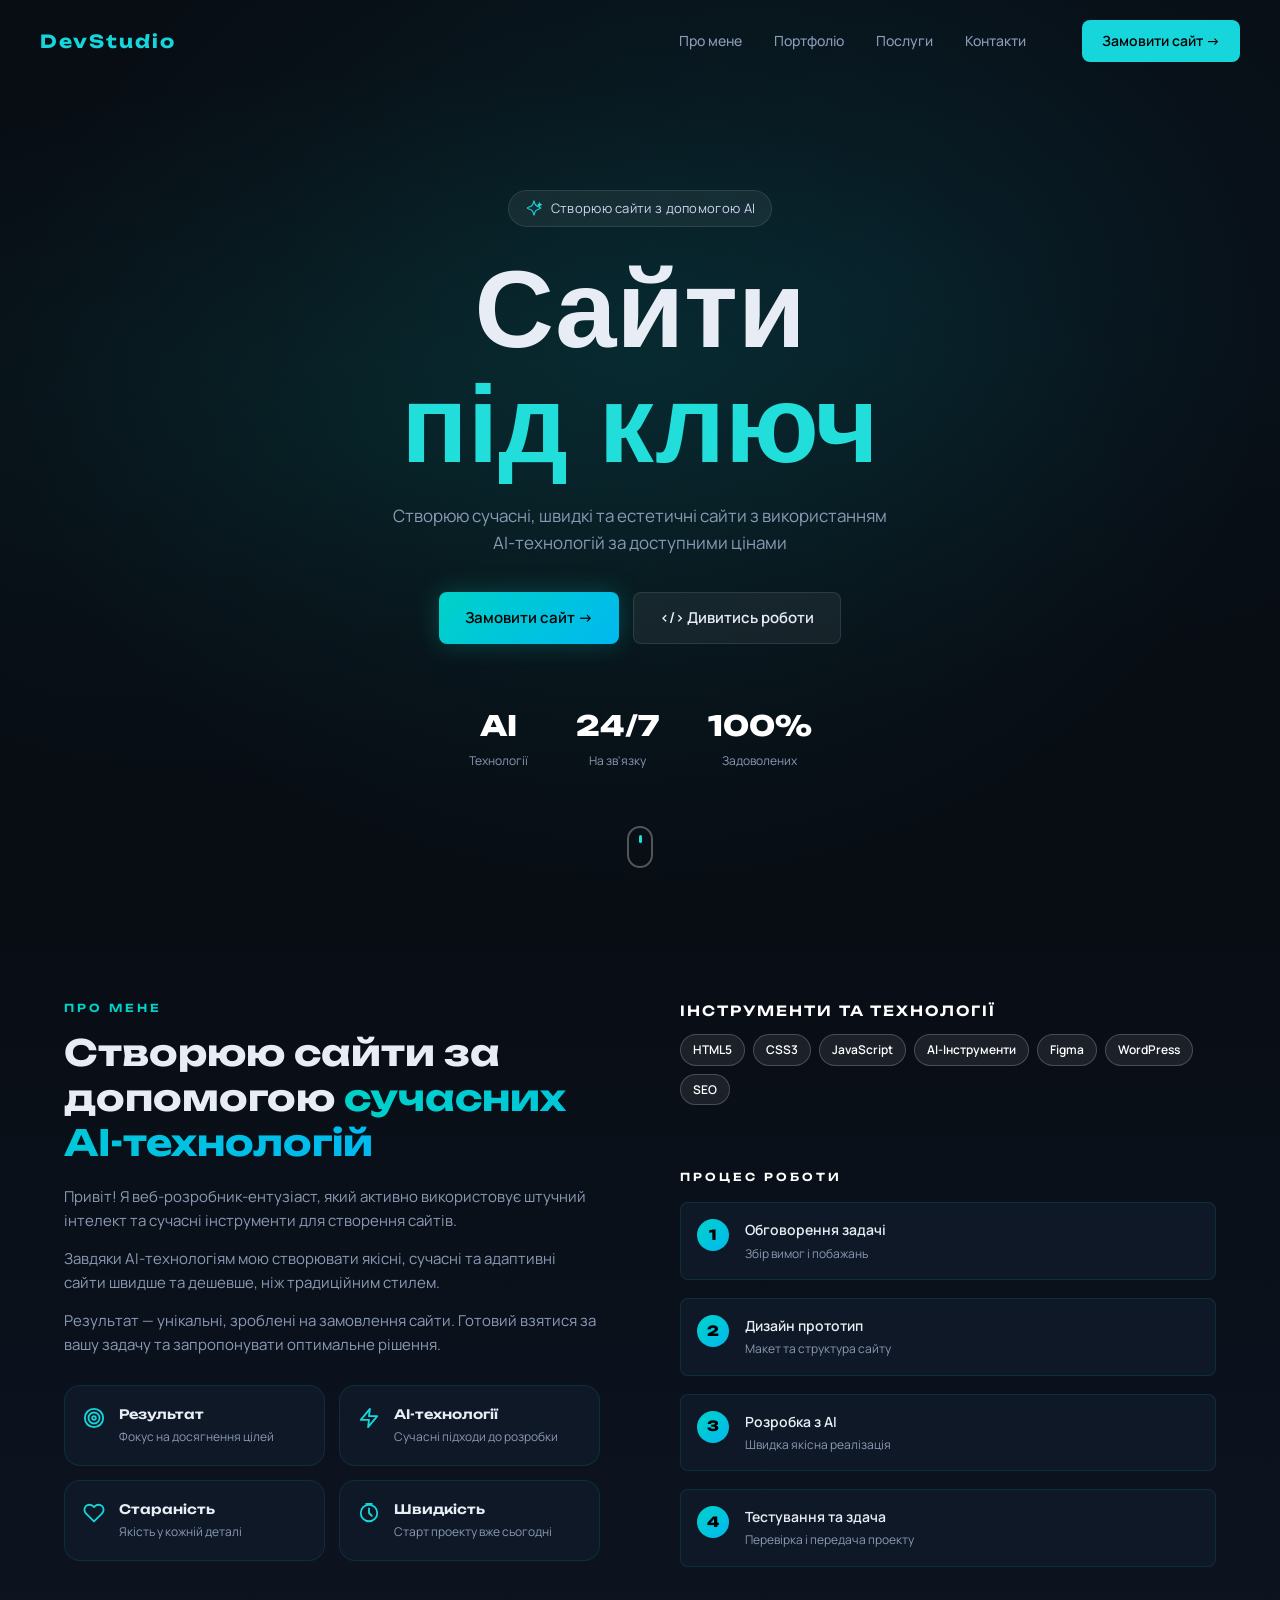
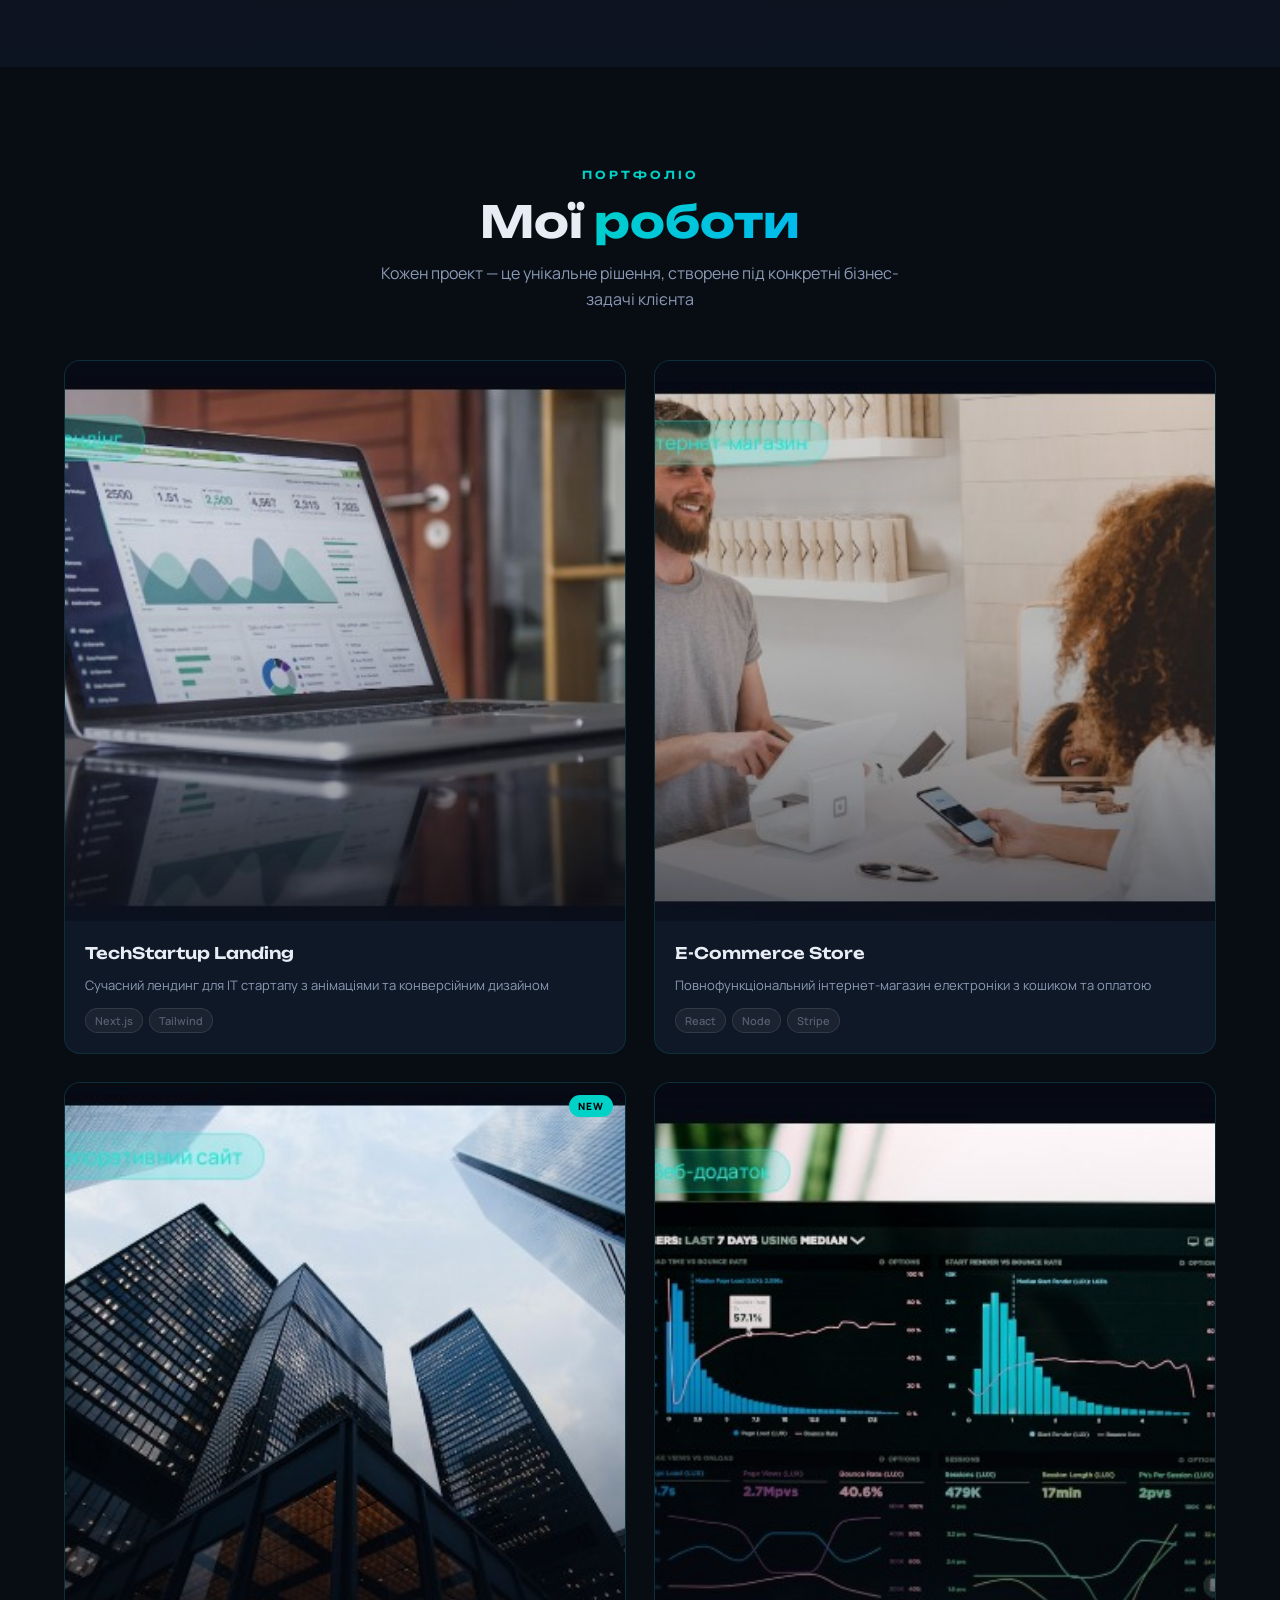
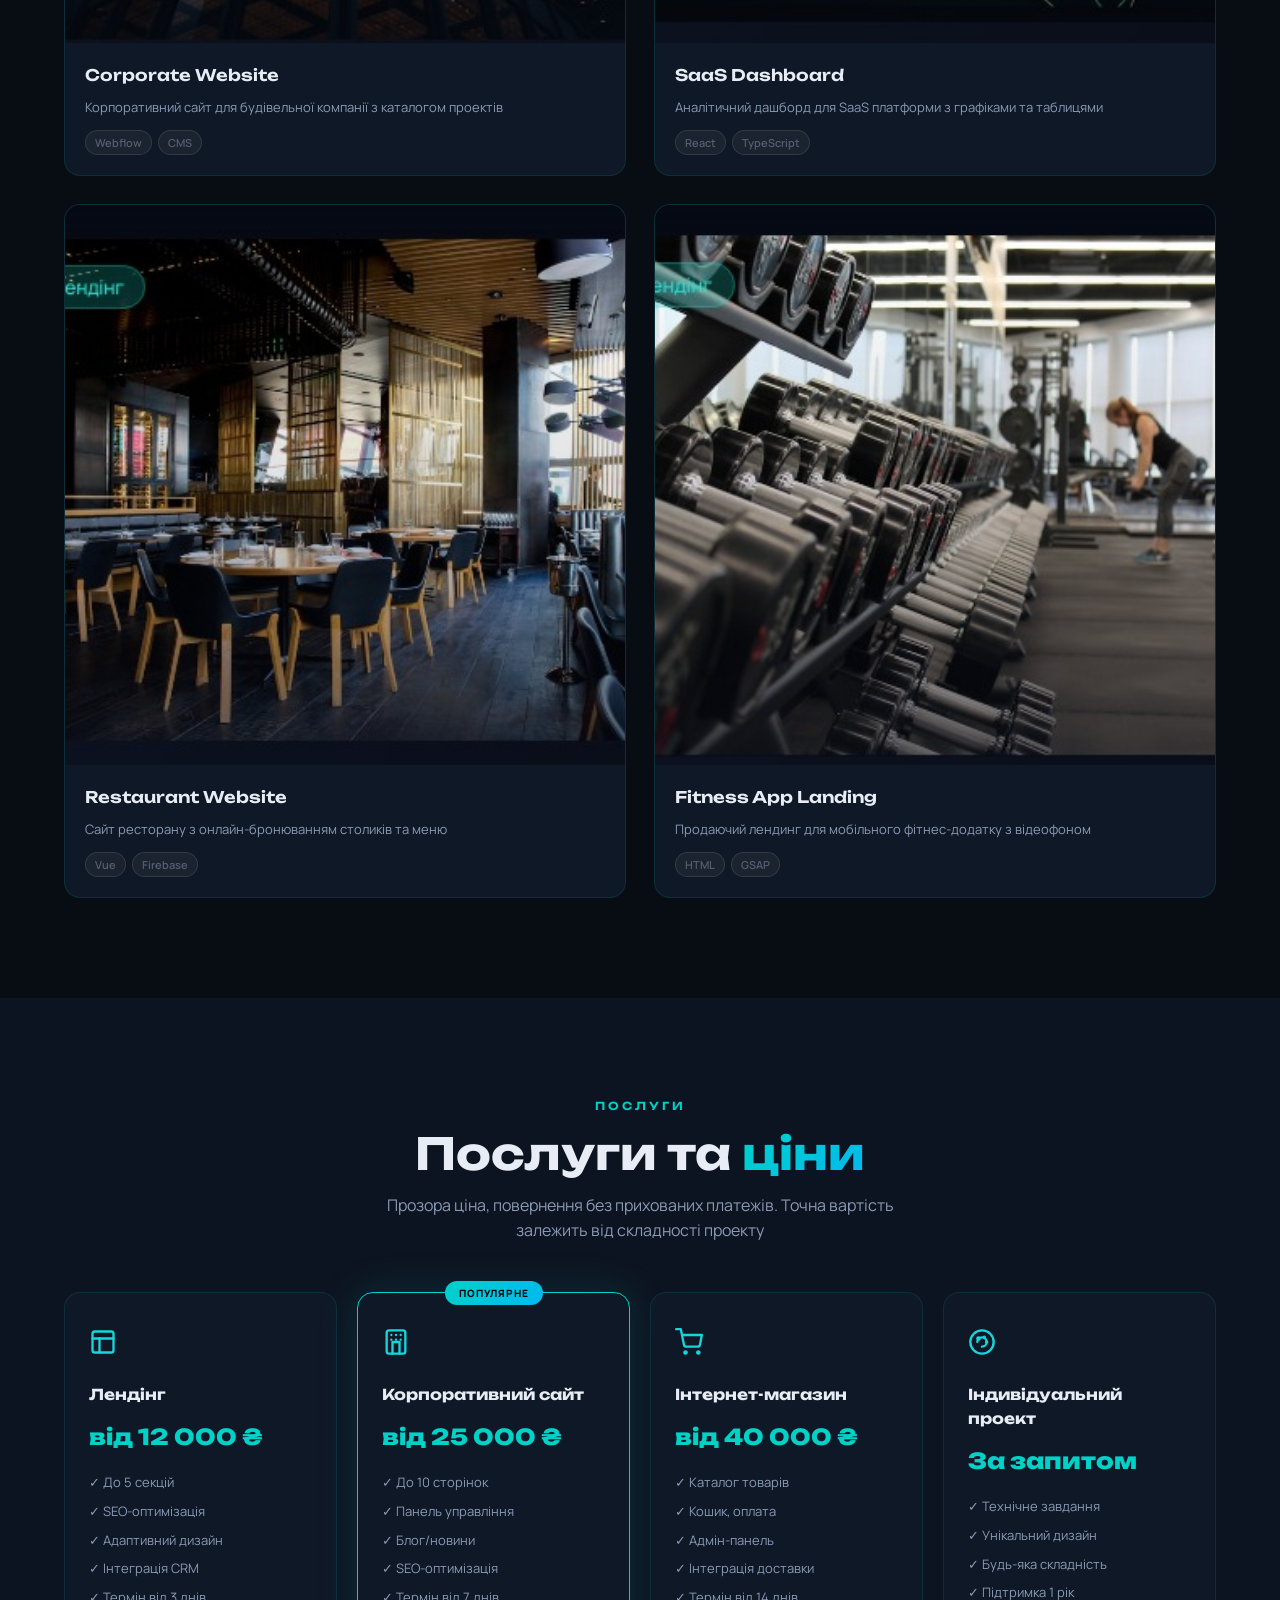
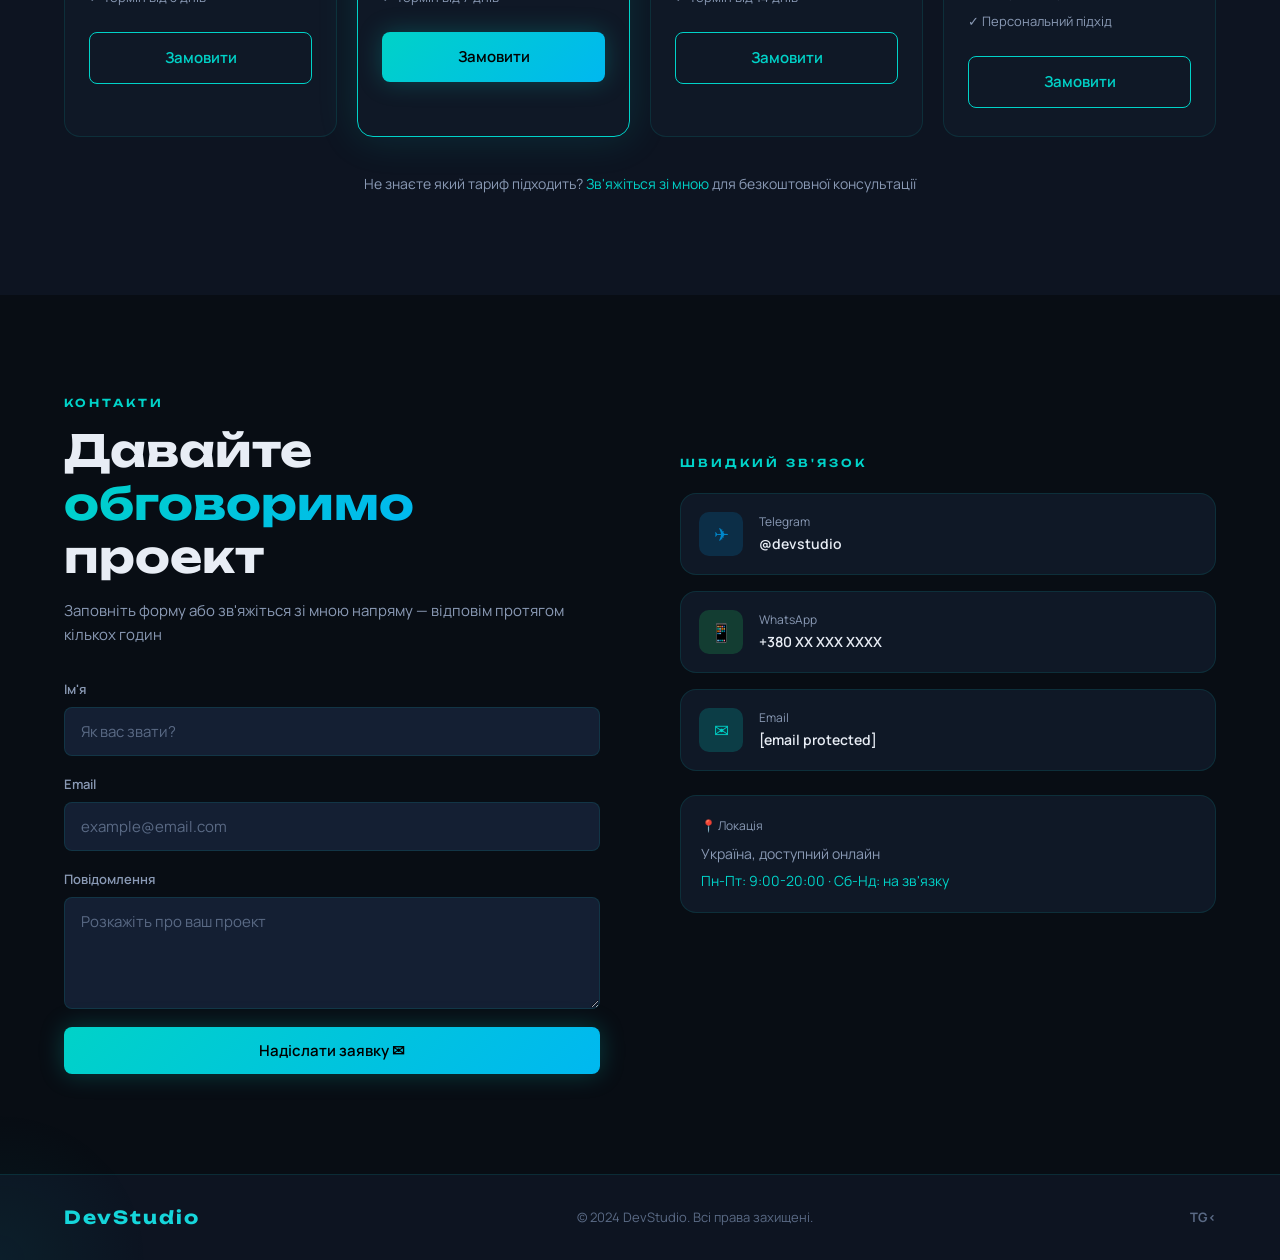
<file: index.html>
<!DOCTYPE html>
<html lang="uk">
<head>
  <meta charset="UTF-8" />
  <meta name="viewport" content="width=device-width, initial-scale=1.0"/>
  <title>DevStudio — Сайти під ключ</title>
  <link rel="stylesheet" href="style.css"/>
  <link href="https://fonts.googleapis.com/css2?family=Unbounded:wght@400;600;700;900&family=Manrope:wght@300;400;500;600&display=swap" rel="stylesheet"/>
</head>
<body>

<!-- NAV -->
<nav class="nav" id="nav">
  <div class="nav__logo">DevStudio</div>
  <ul class="nav__links">
    <li><a href="#about">Про мене</a></li>
    <li><a href="#portfolio">Портфоліо</a></li>
    <li><a href="#services">Послуги</a></li>
    <li><a href="#contact">Контакти</a></li>
  </ul>
  <a href="#contact" class="btn btn--outline nav__cta">Замовити сайт →</a>
  <button class="nav__burger" id="burger">
    <span></span><span></span><span></span>
  </button>
</nav>

<!-- HERO -->
<section class="hero" id="hero">
  <div class="hero__bg">
    <div class="hero__overlay"></div>
  </div>
  <div class="hero__content">
    <p class="hero__badge">
  <svg class="hero__badge-icon" width="18" height="18" viewBox="0 0 24 24" fill="none" xmlns="http://www.w3.org/2000/svg">
    <path d="M12 2C12 2 12.8 6.5 14.5 8.5C16.2 10.5 21 11 21 12C21 13 16.2 13.5 14.5 15.5C12.8 17.5 12 22 12 22C12 22 11.2 17.5 9.5 15.5C7.8 13.5 3 13 3 12C3 11 7.8 10.5 9.5 8.5C11.2 6.5 12 2 12 2Z" stroke="#16d6db" stroke-width="1.5" fill="none"/>
    <path d="M19 3C19 3 19.4 4.8 20.2 5.8C21 6.8 23 7 23 8C23 8 21 8.2 20.2 9.2C19.4 10.2 19 12 19 12C19 12 18.6 10.2 17.8 9.2C17 8.2 15 8 15 8C15 8 17 7.8 17.8 6.8C18.6 5.8 19 4 19 3Z" fill="#16d6db"/>
  </svg>
  Створюю сайти з допомогою AI
</p>
    <h1 class="hero__title">
      Сайти<br/>
      <span class="accent-text">під ключ</span>
    </h1>
    <p class="hero__sub">Створюю сучасні, швидкі та естетичні сайти з використанням AI-технологій за доступними цінами</p>
    <div class="hero__btns">
      <a href="#contact" class="btn btn--primary">Замовити сайт →</a>
      <a href="#portfolio" class="btn btn--ghost">&lt;/&gt; Дивитись роботи</a>
    </div>
    <div class="hero__stats">
      <div class="stat">
        <span class="stat__val">AI</span>
        <span class="stat__label">Технології</span>
      </div>
      <div class="stat">
        <span class="stat__val">24/7</span>
        <span class="stat__label">На зв'язку</span>
      </div>
      <div class="stat">
        <span class="stat__val">100%</span>
        <span class="stat__label">Задоволених</span>
      </div>
    </div>
  </div>
  <div class="hero__scroll">
    <div class="mouse">
      <div class="mouse__wheel"></div>
    </div>
  </div>
</section>

<!-- ABOUT -->
<section class="about section" id="about">
  <div class="container about__grid">
    <div class="about__left">
      <p class="section-label">Про мене</p>
      <h2>Створюю сайти за допомогою <span class="gradient-text">сучасних AI-технологій</span></h2>
      <p class="about__text">Привіт! Я веб-розробник-ентузіаст, який активно використовує штучний інтелект та сучасні інструменти для створення сайтів.</p>
      <p class="about__text">Завдяки AI-технологіям мою створювати якісні, сучасні та адаптивні сайти швидше та дешевше, ніж традиційним стилем.</p>
      <p class="about__text">Результат — унікальні, зроблені на замовлення сайти. Готовий взятися за вашу задачу та запропонувати оптимальне рішення.</p>
      <div class="about__cards">
        <div class="about-card">
          <div class="about-card__icon"><svg width="22" height="22" viewBox="0 0 24 24" fill="none" stroke="#16d6db" stroke-width="2" stroke-linecap="round" stroke-linejoin="round"><circle cx="12" cy="12" r="10"/><circle cx="12" cy="12" r="6"/><circle cx="12" cy="12" r="2"/></svg></div>
          <div>
            <h4>Результат</h4>
            <p>Фокус на досягнення цілей</p>
          </div>
        </div>
        <div class="about-card">
          <div class="about-card__icon"><svg width="22" height="22" viewBox="0 0 24 24" fill="none" stroke="#16d6db" stroke-width="2" stroke-linecap="round" stroke-linejoin="round"><path d="M13 2L3 14h9l-1 8 10-12h-9l1-8z"/></svg></div>
          <div>
            <h4>AI-технології</h4>
            <p>Сучасні підходи до розробки</p>
          </div>
        </div>
        <div class="about-card">
          <div class="about-card__icon"><svg width="22" height="22" viewBox="0 0 24 24" fill="none" stroke="#16d6db" stroke-width="2" stroke-linecap="round" stroke-linejoin="round"><path d="M20.84 4.61a5.5 5.5 0 0 0-7.78 0L12 5.67l-1.06-1.06a5.5 5.5 0 0 0-7.78 7.78l1.06 1.06L12 21.23l7.78-7.78 1.06-1.06a5.5 5.5 0 0 0 0-7.78z"></path></svg></div>
          <div>
            <h4>Стараність</h4>
            <p>Якість у кожній деталі</p>
          </div>
        </div>
        <div class="about-card">
          <div class="about-card__icon"><svg width="22" height="22" viewBox="0 0 24 24" fill="none" stroke="#16d6db" stroke-width="2" stroke-linecap="round" stroke-linejoin="round"><circle cx="12" cy="12" r="9"/><polyline points="12 7 12 12 15 15"/><path d="M9 2h6"/></svg></div>
          <div>
            <h4>Швидкість</h4>
            <p>Старт проекту вже сьогодні</p>
          </div>
        </div>
      </div>
    </div>
    <div class="about__right">
      <p class="section-label section-label--white section-label--tools">Інструменти та технології</p>
      <div class="tech__stack">
        <div class="tech__tags">
          <span class="tag tag--white">HTML5</span>
          <span class="tag tag--white">CSS3</span>
          <span class="tag tag--white">JavaScript</span>
          <span class="tag tag--white">AI-Інструменти</span>
          <span class="tag tag--white">Figma</span>
          <span class="tag tag--white">WordPress</span>
          <span class="tag tag--white">SEO</span>
        </div>
      </div>
      <div class="process">
        <p class="section-label section-label--white section-label--mt">Процес роботи</p>
        <div class="process__steps">
          <div class="process__step">
            <span class="step-num">1</span>
            <div>
              <h4>Обговорення задачі</h4>
              <p>Збір вимог і побажань</p>
            </div>
          </div>
          <div class="process__step">
            <span class="step-num">2</span>
            <div>
              <h4>Дизайн прототип</h4>
              <p>Макет та структура сайту</p>
            </div>
          </div>
          <div class="process__step">
            <span class="step-num">3</span>
            <div>
              <h4>Розробка з AI</h4>
              <p>Швидка якісна реалізація</p>
            </div>
          </div>
          <div class="process__step">
            <span class="step-num">4</span>
            <div>
              <h4>Тестування та здача</h4>
              <p>Перевірка і передача проекту</p>
            </div>
          </div>
        </div>
      </div>
    </div>
  </div>
</section>

<!-- PORTFOLIO -->
<section class="portfolio section" id="portfolio">
  <div class="container">
    <p class="section-label centered">Портфоліо</p>
    <h2 class="section-title centered">Мої <span class="gradient-text">роботи</span></h2>
    <p class="section-sub centered">Кожен проект — це унікальне рішення, створене під конкретні бізнес-задачі клієнта</p>

    <div class="portfolio__grid">
      <div class="portfolio__item" data-cat="landing">
        <div class="portfolio__img-wrap">
          <img src="photos/tech-startup.jpg" alt="TechStartup Landing"/>
          <div class="portfolio__overlay">
            
          </div>
        </div>
        <div class="portfolio__info">
          <h3>TechStartup Landing</h3>
          <p>Сучасний лендинг для IT стартапу з анімаціями та конверсійним дизайном</p>
          <div class="portfolio__tags">
            <span class="tag tag--sm">Next.js</span>
            <span class="tag tag--sm">Tailwind</span>
          </div>
        </div>
      </div>

      <div class="portfolio__item" data-cat="shop">
        <div class="portfolio__img-wrap">
          <img src="photos/ecommerce.jpg" alt="E-Commerce Store"/>
          <div class="portfolio__overlay">
            
          </div>
        </div>
        <div class="portfolio__info">
          <h3>E-Commerce Store</h3>
          <p>Повнофункціональний інтернет-магазин електроніки з кошиком та оплатою</p>
          <div class="portfolio__tags">
            <span class="tag tag--sm">React</span>
            <span class="tag tag--sm">Node</span>
            <span class="tag tag--sm">Stripe</span>
          </div>
        </div>
      </div>

      <div class="portfolio__item" data-cat="corp">
        <div class="portfolio__img-wrap portfolio__img-wrap--new">
          <span class="badge-new">New</span>
          <img src="photos/corporate.jpg" alt="Corporate Website"/>
          <div class="portfolio__overlay">
            
          </div>
        </div>
        <div class="portfolio__info">
          <h3>Corporate Website</h3>
          <p>Корпоративний сайт для будівельної компанії з каталогом проектів</p>
          <div class="portfolio__tags">
            <span class="tag tag--sm">Webflow</span>
            <span class="tag tag--sm">CMS</span>
          </div>
        </div>
      </div>

      <div class="portfolio__item" data-cat="saas">
        <div class="portfolio__img-wrap">
          <img src="photos/saas-dashboard.jpg" alt="SaaS Dashboard"/>
          <div class="portfolio__overlay">
            
          </div>
        </div>
        <div class="portfolio__info">
          <h3>SaaS Dashboard</h3>
          <p>Аналітичний дашборд для SaaS платформи з графіками та таблицями</p>
          <div class="portfolio__tags">
            <span class="tag tag--sm">React</span>
            <span class="tag tag--sm">TypeScript</span>
          </div>
        </div>
      </div>

      <div class="portfolio__item" data-cat="landing">
        <div class="portfolio__img-wrap">
          <img src="photos/restaurant.jpg" alt="Restaurant Website"/>
          <div class="portfolio__overlay">
            
          </div>
        </div>
        <div class="portfolio__info">
          <h3>Restaurant Website</h3>
          <p>Сайт ресторану з онлайн-бронюванням столиків та меню</p>
          <div class="portfolio__tags">
            <span class="tag tag--sm">Vue</span>
            <span class="tag tag--sm">Firebase</span>
          </div>
        </div>
      </div>

      <div class="portfolio__item" data-cat="landing">
        <div class="portfolio__img-wrap">
          <img src="photos/fitness.jpg" alt="Fitness App Landing"/>
          <div class="portfolio__overlay">
            
          </div>
        </div>
        <div class="portfolio__info">
          <h3>Fitness App Landing</h3>
          <p>Продаючий лендинг для мобільного фітнес-додатку з відеофоном</p>
          <div class="portfolio__tags">
            <span class="tag tag--sm">HTML</span>
            <span class="tag tag--sm">GSAP</span>
          </div>
        </div>
      </div>
    </div>
  </div>
</section>

<!-- SERVICES -->
<section class="services section" id="services">
  <div class="container">
    <p class="section-label centered">Послуги</p>
    <h2 class="section-title centered">Послуги та <span class="gradient-text">ціни</span></h2>
    <p class="section-sub centered">Прозора ціна, повернення без прихованих платежів. Точна вартість залежить від складності проекту</p>

    <div class="services__grid">
      <div class="service-card">
        <div class="service-card__icon"><svg width="28" height="28" viewBox="0 0 24 24" fill="none" stroke="#16d6db" stroke-width="2" stroke-linecap="round" stroke-linejoin="round"><rect x="3" y="3" width="18" height="18" rx="2"/><path d="M3 9h18"/><path d="M9 21V9"/></svg></div>
        <h3>Лендінг</h3>
        <div class="service-card__price">від 12 000 ₴</div>
        <ul class="service-card__list">
          <li>✓ До 5 секцій</li>
          <li>✓ SEO-оптимізація</li>
          <li>✓ Адаптивний дизайн</li>
          <li>✓ Інтеграція CRM</li>
          <li>✓ Термін від 3 днів</li>
        </ul>
        <a href="#contact" class="btn btn--outline w-full">Замовити</a>
      </div>

      <div class="service-card service-card--featured">
        <span class="service-card__badge">Популярне</span>
        <div class="service-card__icon"><svg width="28" height="28" viewBox="0 0 24 24" fill="none" stroke="#16d6db" stroke-width="2" stroke-linecap="round" stroke-linejoin="round"><rect x="4" y="2" width="16" height="20" rx="2"/><path d="M9 22V12h6v10"/><path d="M8 6h.01M12 6h.01M16 6h.01M8 10h.01M12 10h.01M16 10h.01"/></svg></div>
        <h3>Корпоративний сайт</h3>
        <div class="service-card__price">від 25 000 ₴</div>
        <ul class="service-card__list">
          <li>✓ До 10 сторінок</li>
          <li>✓ Панель управління</li>
          <li>✓ Блог/новини</li>
          <li>✓ SEO-оптимізація</li>
          <li>✓ Термін від 7 днів</li>
        </ul>
        <a href="#contact" class="btn btn--primary w-full">Замовити</a>
      </div>

      <div class="service-card">
        <div class="service-card__icon"><svg width="28" height="28" viewBox="0 0 24 24" fill="none" stroke="#16d6db" stroke-width="2" stroke-linecap="round" stroke-linejoin="round"><circle cx="9" cy="21" r="1"/><circle cx="20" cy="21" r="1"/><path d="M1 1h4l2.68 13.39a2 2 0 0 0 2 1.61h9.72a2 2 0 0 0 2-1.61L23 6H6"/></svg></div>
        <h3>Інтернет-магазин</h3>
        <div class="service-card__price">від 40 000 ₴</div>
        <ul class="service-card__list">
          <li>✓ Каталог товарів</li>
          <li>✓ Кошик, оплата</li>
          <li>✓ Адмін-панель</li>
          <li>✓ Інтеграція доставки</li>
          <li>✓ Термін від 14 днів</li>
        </ul>
        <a href="#contact" class="btn btn--outline w-full">Замовити</a>
      </div>

      <div class="service-card">
        <div class="service-card__icon"><svg width="28" height="28" viewBox="0 0 24 24" fill="none" stroke="#16d6db" stroke-width="2" stroke-linecap="round" stroke-linejoin="round"><circle cx="12" cy="12" r="10"/><path d="M8 12c0-2.2 1.8-4 4-4s4 1.8 4 4-1.8 4-4 4"/><circle cx="9" cy="9" r="1" fill="#16d6db"/><circle cx="14" cy="8" r="0.5" fill="#16d6db"/><circle cx="16" cy="12" r="0.5" fill="#16d6db"/></svg></div>
        <h3>Індивідуальний проект</h3>
        <div class="service-card__price">За запитом</div>
        <ul class="service-card__list">
          <li>✓ Технічне завдання</li>
          <li>✓ Унікальний дизайн</li>
          <li>✓ Будь-яка складність</li>
          <li>✓ Підтримка 1 рік</li>
          <li>✓ Персональний підхід</li>
        </ul>
        <a href="#contact" class="btn btn--outline w-full">Замовити</a>
      </div>
    </div>

    <p class="services__note">Не знаєте який тариф підходить? <a href="#contact">Зв'яжіться зі мною</a> для безкоштовної консультації</p>
  </div>
</section>

<!-- CONTACT -->
<section class="contact section" id="contact">
  <div class="container contact__grid">
    <div class="contact__left">
      <p class="section-label">Контакти</p>
      <h2>Давайте <span class="gradient-text">обговоримо</span> проект</h2>
      <p class="about__text">Заповніть форму або зв'яжіться зі мною напряму — відповім протягом кількох годин</p>

      <div class="contact__form" id="contactForm">
        <div class="form-group">
          <label>Ім'я</label>
          <input type="text" placeholder="Як вас звати?" id="fname"/>
        </div>
        <div class="form-group">
          <label>Email</label>
          <input type="email" placeholder="example@email.com" id="femail"/>
        </div>
        <div class="form-group">
          <label>Повідомлення</label>
          <textarea placeholder="Розкажіть про ваш проект" rows="4" id="fmsg"></textarea>
        </div>
        <button class="btn btn--primary w-full" id="submitBtn" onclick="submitForm()">
          Надіслати заявку ✉
        </button>
        <p id="formMsg" class="form-success form-success--hidden">✓ Заявку отримано! Скоро зв'яжусь з вами.</p>
      </div>
    </div>

    <div class="contact__right">
      <p class="section-label">Швидкий зв'язок</p>
      <div class="contact__links">
        <a href="#" class="contact-link">
          <div class="contact-link__icon telegram">✈</div>
          <div>
            <p class="contact-link__label">Telegram</p>
            <p class="contact-link__val">@devstudio</p>
          </div>
        </a>
        <a href="#" class="contact-link">
          <div class="contact-link__icon whatsapp">📱</div>
          <div>
            <p class="contact-link__label">WhatsApp</p>
            <p class="contact-link__val">+380 XX XXX XXXX</p>
          </div>
        </a>
        <a href="/cdn-cgi/l/email-protection#f59d9099999ab5919083868180919c9adb969a98" class="contact-link">
          <div class="contact-link__icon email">✉</div>
          <div>
            <p class="contact-link__label">Email</p>
            <p class="contact-link__val"><span class="__cf_email__" data-cfemail="8de5e8e1e1e2cde9e8fbfef9f8e9e4e2a3eee2e0">[email&#160;protected]</span></p>
          </div>
        </a>
      </div>

      <div class="contact__location">
        <p class="contact-link__label">📍 Локація</p>
        <p>Україна, доступний онлайн</p>
        <p class="contact-schedule">Пн-Пт: 9:00-20:00 · Сб-Нд: на зв'язку</p>
      </div>
    </div>
  </div>
</section>

<!-- FOOTER -->
<footer class="footer">
  <div class="container footer__inner">
    <div class="nav__logo">DevStudio</div>
    <p>© 2024 DevStudio. Всі права захищені.</p>
    <div class="footer__socials">
      <a href="#">TG<
<script src="script.js"></script>
</body></html>
</file>
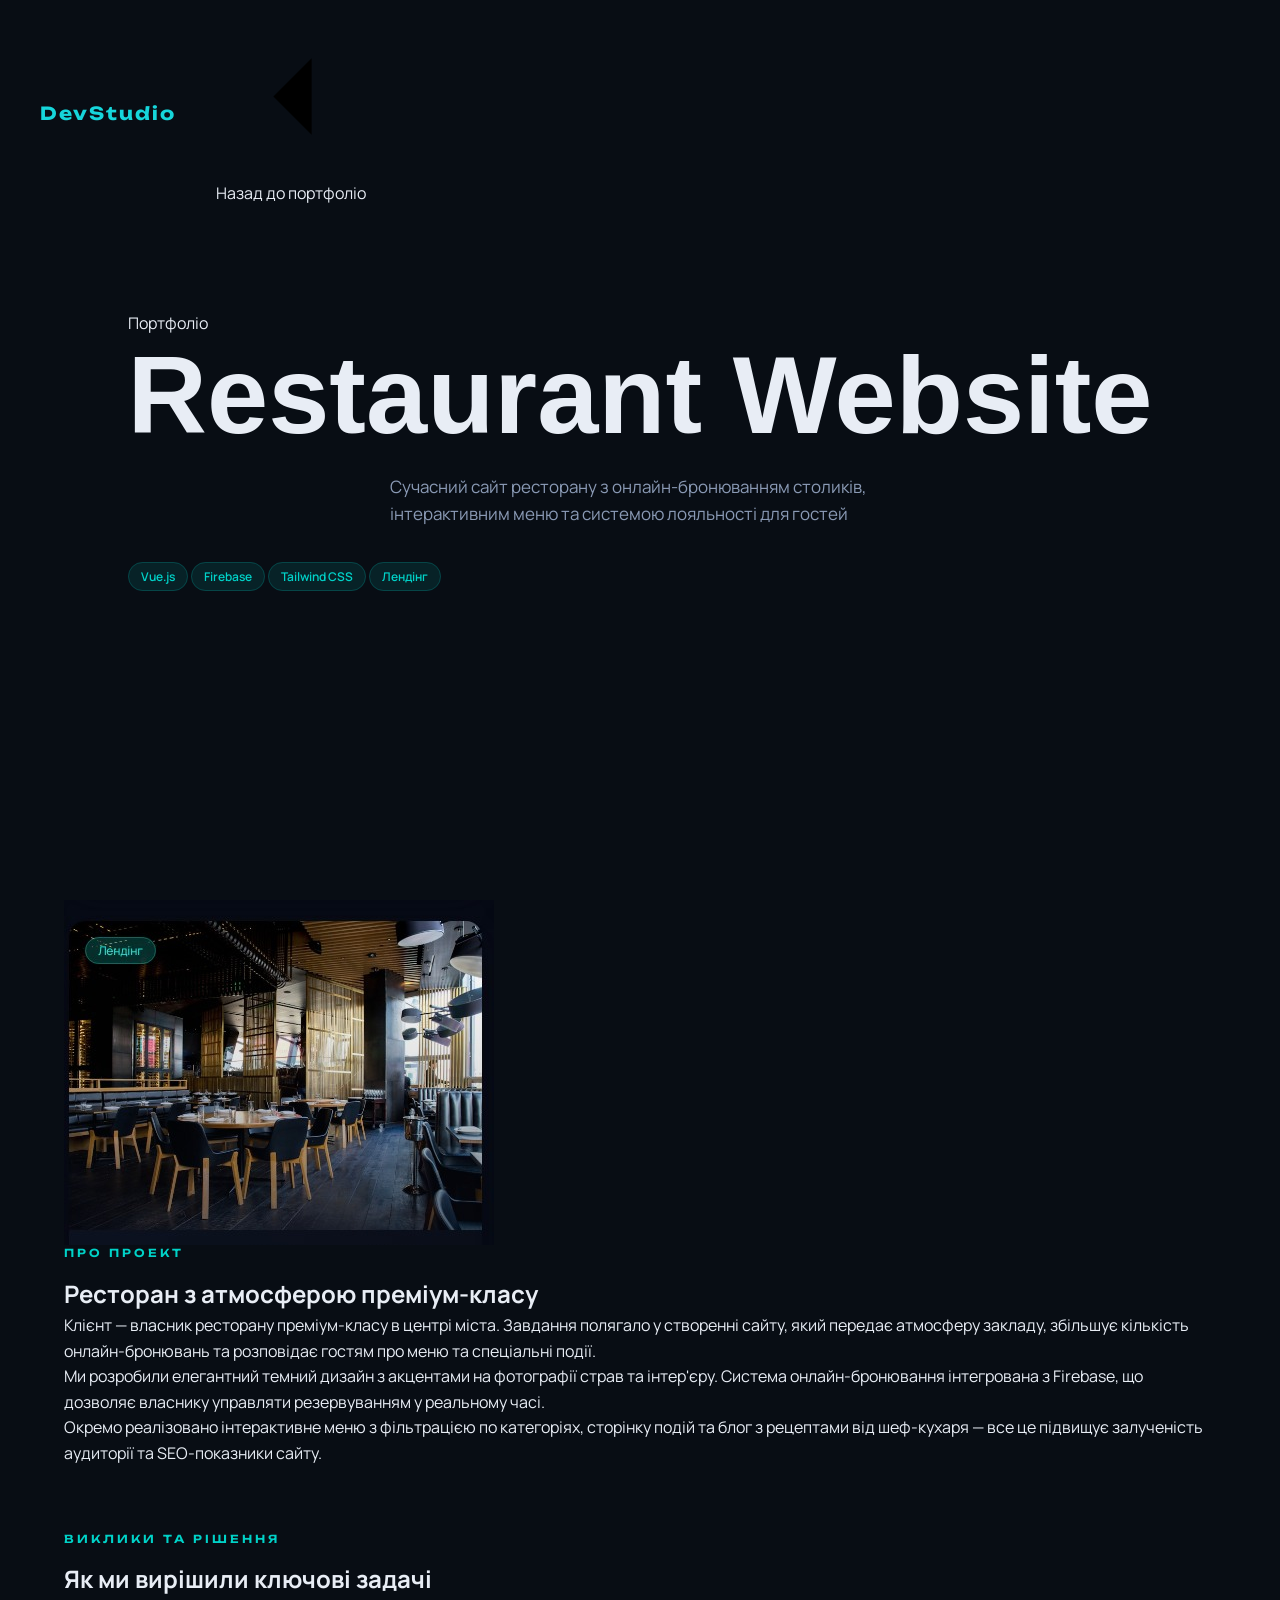
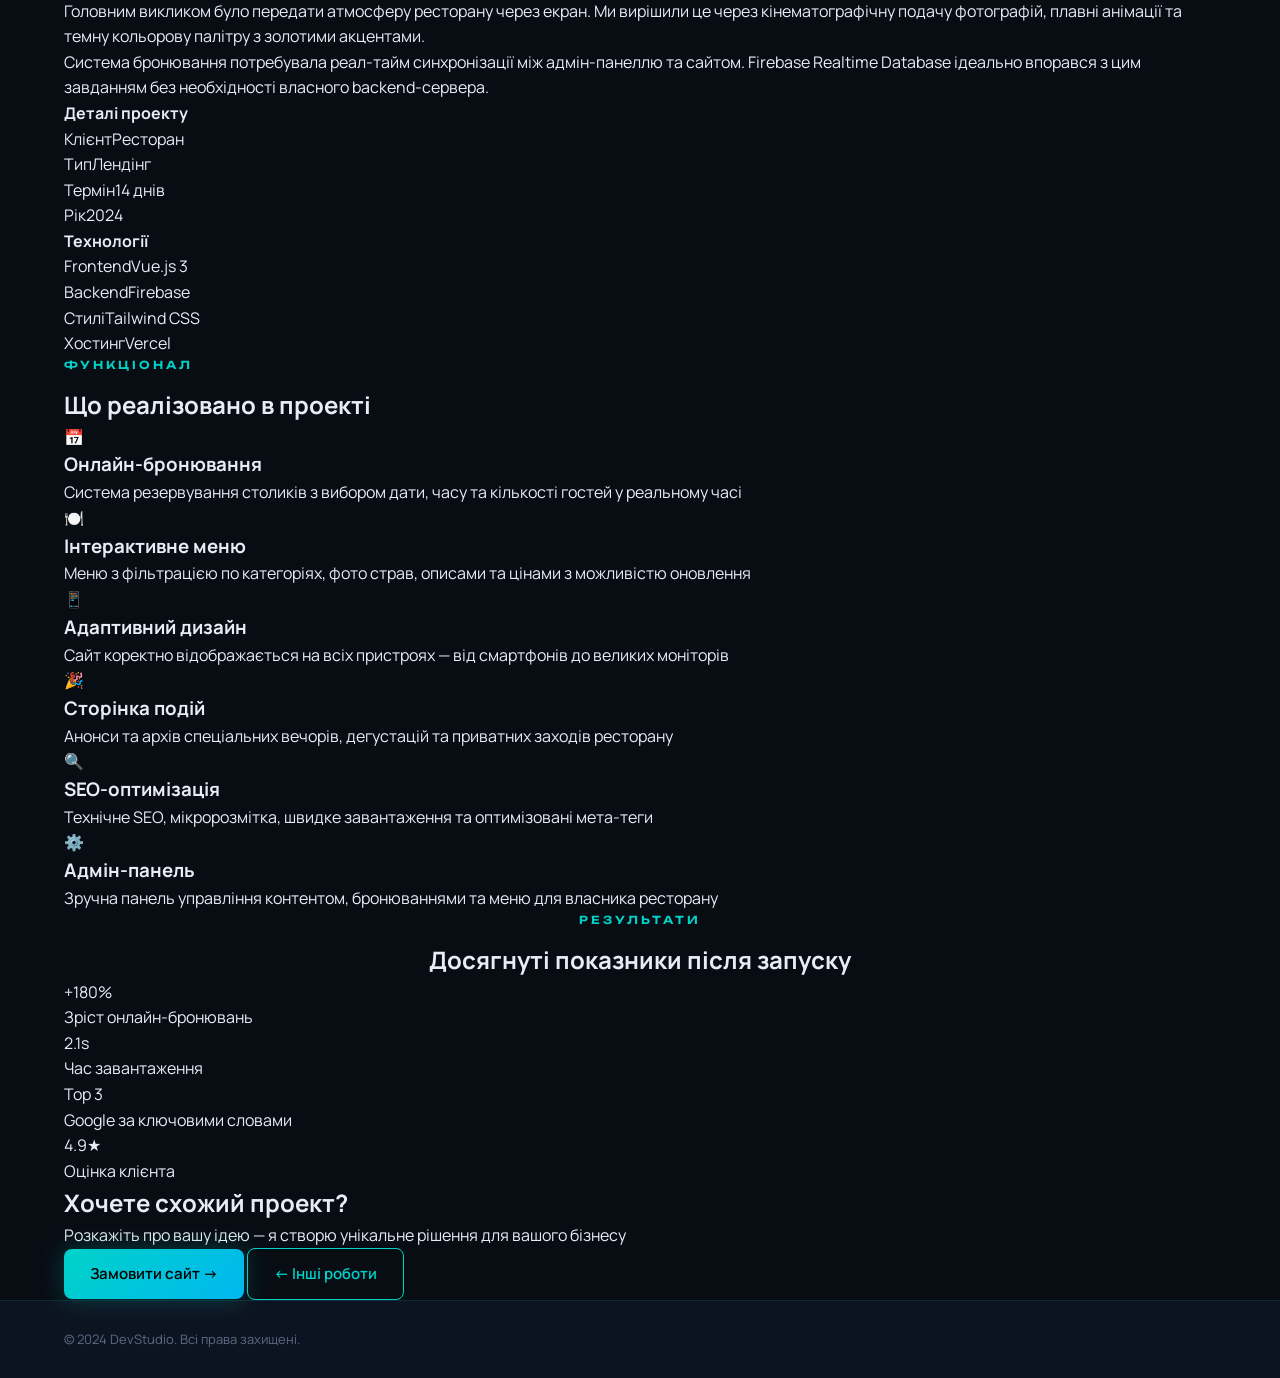
<file: restaurant.html>
<!DOCTYPE html>
<html lang="uk">
<head>
  <meta charset="UTF-8"/>
  <meta name="viewport" content="width=device-width, initial-scale=1.0"/>
  <title>Restaurant Website — DevStudio</title>
  <link href="https://fonts.googleapis.com/css2?family=Unbounded:wght@400;600;700;900&family=Manrope:wght@300;400;500;600&display=swap" rel="stylesheet"/>
  <link rel="stylesheet" href="style.css"/>
</head>
<body>

<nav class="nav">
  <div class="nav__logo">DevStudio</div>
  <a href="#" onclick="history.back(); return false;" class="nav__back">
    <svg viewBox="0 0 24 24"><polyline points="15 18 9 12 15 6"/></svg>
    Назад до портфоліо
  </a>
</nav>

<section class="hero">
  <div class="container">
    <div class="badge">Портфоліо</div>
    <h1 class="hero__title">Restaurant Website</h1>
    <p class="hero__sub">Сучасний сайт ресторану з онлайн-бронюванням столиків, інтерактивним меню та системою лояльності для гостей</p>
    <div class="hero__tags">
      <span class="tag">Vue.js</span>
      <span class="tag">Firebase</span>
      <span class="tag">Tailwind CSS</span>
      <span class="tag">Лендінг</span>
    </div>
  </div>
</section>

<div class="container">
  <div class="main-image">
    <img src="photos/restaurant.jpg" alt="Restaurant Website"/>
  </div>

  <div class="content-grid">
    <div class="content">
      <p class="section-label">Про проект</p>
      <h2>Ресторан з атмосферою преміум-класу</h2>
      <p class="text">Клієнт — власник ресторану преміум-класу в центрі міста. Завдання полягало у створенні сайту, який передає атмосферу закладу, збільшує кількість онлайн-бронювань та розповідає гостям про меню та спеціальні події.</p>
      <p class="text">Ми розробили елегантний темний дизайн з акцентами на фотографії страв та інтер'єру. Система онлайн-бронювання інтегрована з Firebase, що дозволяє власнику управляти резервуванням у реальному часі.</p>
      <p class="text">Окремо реалізовано інтерактивне меню з фільтрацією по категоріях, сторінку подій та блог з рецептами від шеф-кухаря — все це підвищує залученість аудиторії та SEO-показники сайту.</p>

      <p class="section-label section-label--mt">Виклики та рішення</p>
      <h2>Як ми вирішили ключові задачі</h2>
      <p class="text">Головним викликом було передати атмосферу ресторану через екран. Ми вирішили це через кінематографічну подачу фотографій, плавні анімації та темну кольорову палітру з золотими акцентами.</p>
      <p class="text">Система бронювання потребувала реал-тайм синхронізації між адмін-панеллю та сайтом. Firebase Realtime Database ідеально впорався з цим завданням без необхідності власного backend-сервера.</p>
    </div>

    <div class="sidebar">
      <div class="sidebar-card">
        <h4>Деталі проекту</h4>
        <div class="info-row"><span class="info-label">Клієнт</span><span class="info-val">Ресторан</span></div>
        <div class="info-row"><span class="info-label">Тип</span><span class="info-val">Лендінг</span></div>
        <div class="info-row"><span class="info-label">Термін</span><span class="info-val">14 днів</span></div>
        <div class="info-row"><span class="info-label">Рік</span><span class="info-val">2024</span></div>
      </div>
      <div class="sidebar-card">
        <h4>Технології</h4>
        <div class="info-row"><span class="info-label">Frontend</span><span class="info-val">Vue.js 3</span></div>
        <div class="info-row"><span class="info-label">Backend</span><span class="info-val">Firebase</span></div>
        <div class="info-row"><span class="info-label">Стилі</span><span class="info-val">Tailwind CSS</span></div>
        <div class="info-row"><span class="info-label">Хостинг</span><span class="info-val">Vercel</span></div>
      </div>
    </div>
  </div>

  <div class="features">
    <p class="section-label">Функціонал</p>
    <h2>Що реалізовано в проекті</h2>
    <div class="features-grid">
      <div class="feature-card">
        <div class="feature-icon">📅</div>
        <h3>Онлайн-бронювання</h3>
        <p>Система резервування столиків з вибором дати, часу та кількості гостей у реальному часі</p>
      </div>
      <div class="feature-card">
        <div class="feature-icon">🍽️</div>
        <h3>Інтерактивне меню</h3>
        <p>Меню з фільтрацією по категоріях, фото страв, описами та цінами з можливістю оновлення</p>
      </div>
      <div class="feature-card">
        <div class="feature-icon">📱</div>
        <h3>Адаптивний дизайн</h3>
        <p>Сайт коректно відображається на всіх пристроях — від смартфонів до великих моніторів</p>
      </div>
      <div class="feature-card">
        <div class="feature-icon">🎉</div>
        <h3>Сторінка подій</h3>
        <p>Анонси та архів спеціальних вечорів, дегустацій та приватних заходів ресторану</p>
      </div>
      <div class="feature-card">
        <div class="feature-icon">🔍</div>
        <h3>SEO-оптимізація</h3>
        <p>Технічне SEO, мікророзмітка, швидке завантаження та оптимізовані мета-теги</p>
      </div>
      <div class="feature-card">
        <div class="feature-icon">⚙️</div>
        <h3>Адмін-панель</h3>
        <p>Зручна панель управління контентом, бронюваннями та меню для власника ресторану</p>
      </div>
    </div>
  </div>

  <div class="results">
    <p class="section-label section-label--center">Результати</p>
    <h2 class="detail-h2 detail-h2--center">Досягнуті показники після запуску</h2>
    <div class="results-grid">
      <div><div class="result-val">+180%</div><div class="result-label">Зріст онлайн-бронювань</div></div>
      <div><div class="result-val">2.1s</div><div class="result-label">Час завантаження</div></div>
      <div><div class="result-val">Top 3</div><div class="result-label">Google за ключовими словами</div></div>
      <div><div class="result-val">4.9★</div><div class="result-label">Оцінка клієнта</div></div>
    </div>
  </div>
</div>

<div class="cta">
  <div class="container">
    <h2>Хочете схожий проект?</h2>
    <p>Розкажіть про вашу ідею — я створю унікальне рішення для вашого бізнесу</p>
    <a href="index.html#contact" class="btn btn--primary">Замовити сайт →</a>
    <a href="index.html#portfolio" class="btn btn--outline">← Інші роботи</a>
  </div>
</div>

<footer class="footer">
  <div class="container">
    <p>© 2024 DevStudio. Всі права захищені.</p>
  </div>
</footer>

</body>
</html>
</file>
<file: style.css>
/* ===========================
   RESET & BASE
=========================== */
*, *::before, *::after { box-sizing: border-box; margin: 0; padding: 0; }

:root {
  --bg: #080d14;
  --bg2: #0d1421;
  --bg3: #111a2e;
  --card: #0f1826;
  --card2: #141f33;
  --border: rgba(0,210,200,0.12);
  --accent: #00d2c8;
  --accent2: #00b8f0;
  --accent-glow: rgba(0,210,200,0.25);
  --text: #e8edf5;
  --text2: #8a9ab5;
  --text3: #5a6a85;
  --white: #ffffff;
  --radius: 16px;
  --radius-sm: 8px;
  --font-display: 'Unbounded', sans-serif;
  --font-body: 'Manrope', sans-serif;
}

html { scroll-behavior: smooth; }

body {
  background: var(--bg);
  color: var(--text);
  font-family: var(--font-body);
  font-size: 16px;
  line-height: 1.6;
  overflow-x: hidden;
}

img { max-width: 100%; display: block; }
a { text-decoration: none; color: inherit; }
ul { list-style: none; }

.container {
  max-width: 1200px;
  margin: 0 auto;
  padding: 0 24px;
}

/* ===========================
   TYPOGRAPHY HELPERS
=========================== */
.gradient-text {
  background: linear-gradient(135deg, var(--accent) 0%, var(--accent2) 100%);
  -webkit-background-clip: text;
  -webkit-text-fill-color: transparent;
  background-clip: text;
}

.section-label {
  font-family: var(--font-display);
  font-size: 11px;
  font-weight: 600;
  letter-spacing: 3px;
  text-transform: uppercase;
  color: var(--accent);
  margin-bottom: 12px;
}
.section-label.centered { text-align: center; }
.section-title {
  font-family: var(--font-display);
  font-size: clamp(28px, 4vw, 44px);
  font-weight: 700;
  line-height: 1.2;
}
.section-title.centered { text-align: center; }
.section-sub {
  color: var(--text2);
  max-width: 560px;
  margin: 0 auto;
  margin-top: 12px;
}
.section-sub.centered { text-align: center; }
.section { padding: 100px 0; }

/* ===========================
   BUTTONS
=========================== */
.btn {
  display: inline-flex;
  align-items: center;
  gap: 8px;
  padding: 13px 26px;
  border-radius: 8px;
  font-family: var(--font-body);
  font-size: 15px;
  font-weight: 600;
  cursor: pointer;
  transition: all 0.25s ease;
  border: none;
  white-space: nowrap;
}
.btn--primary {
  background: linear-gradient(135deg, var(--accent) 0%, var(--accent2) 100%);
  color: #000;
  box-shadow: 0 0 24px var(--accent-glow);
}
.btn--primary:hover {
  transform: translateY(-2px);
  box-shadow: 0 0 40px rgba(0,210,200,0.45);
}
.btn--outline {
  background: transparent;
  border: 1px solid var(--accent);
  color: var(--accent);
}
.btn--outline:hover {
  background: var(--accent-glow);
  transform: translateY(-2px);
}
.btn--ghost {
  background: rgba(255,255,255,0.06);
  color: var(--text);
  border: 1px solid rgba(255,255,255,0.1);
}
.btn--ghost:hover {
  background: rgba(255,255,255,0.12);
  transform: translateY(-2px);
}
.w-full { width: 100%; justify-content: center; }

/* ===========================
   NAV
=========================== */
.nav {
  position: fixed;
  top: 0; left: 0; right: 0;
  z-index: 1000;
  display: flex;
  align-items: center;
  gap: 40px;
  padding: 20px 40px;
  background: transparent;
  backdrop-filter: none;
  border-bottom: 1px solid transparent;
  transition: background 0.4s ease, backdrop-filter 0.4s ease, border-color 0.4s ease;
}
.nav.scrolled {
  background: rgba(8,13,20,0.97);
  backdrop-filter: blur(24px);
  -webkit-backdrop-filter: blur(24px);
  border-bottom: 1px solid var(--border);
}
.nav__logo {
  font-family: var(--font-display);
  font-size: 18px;
  font-weight: 700;
  letter-spacing: 2px;
  color: #16d6db;
  flex-shrink: 0;
}
.nav__links {
  display: flex;
  gap: 32px;
  margin-left: auto;
}
.nav__links a {
  color: var(--text2);
  font-size: 14px;
  font-weight: 500;
  transition: color 0.2s;
}
.nav__links a {
  position: relative;
}
.nav__links a::after {
  content: '';
  position: absolute;
  bottom: -3px;
  left: 0;
  width: 100%;
  height: 2px;
  background: linear-gradient(90deg, transparent 0%, #1addd7 50%, transparent 100%);
  background-size: 200% 100%;
  opacity: 0;
  animation: runningLine 1.2s linear infinite;
}
.nav__links a:hover {
  color: var(--white);
}
.nav__links a:hover::after {
  opacity: 1;
}
@keyframes runningLine {
  0%   { background-position: 100% 0; }
  100% { background-position: -100% 0; }
}
.nav__cta {
  margin-left: 16px;
  padding: 10px 20px;
  font-size: 14px;
  background: #16d6db !important;
  color: #000000 !important;
  border: none !important;
}
.nav__cta:hover {
  background: #1addd7 !important;
  transform: translateY(-2px);
  box-shadow: 0 0 24px rgba(22,214,219,0.4);
}
.nav__burger {
  display: none;
  flex-direction: column;
  gap: 5px;
  background: none;
  border: none;
  cursor: pointer;
  margin-left: auto;
}
.nav__burger span {
  display: block;
  width: 24px; height: 2px;
  background: var(--text);
  border-radius: 2px;
  transition: all 0.3s;
}

/* ===========================
   HERO
=========================== */
.hero {
  position: relative;
  min-height: 100vh;
  display: flex;
  align-items: center;
  justify-content: center;
  overflow: hidden;
}
.hero__bg {
  position: absolute;
  inset: 0;
  z-index: 0;
  background: radial-gradient(ellipse at 30% 50%, rgba(0,210,200,0.08) 0%, transparent 60%), radial-gradient(ellipse at 70% 30%, rgba(0,184,240,0.06) 0%, transparent 50%);
}
.hero__overlay {
  position: absolute;
  inset: 0;
  background: radial-gradient(ellipse at 50% 40%, rgba(0,210,200,0.08) 0%, transparent 70%),
              linear-gradient(to bottom, transparent 40%, var(--bg) 100%);
}
.hero__content {
  position: relative;
  z-index: 1;
  text-align: center;
  max-width: 780px;
  padding: 120px 24px 60px;
  animation: fadeUp 0.9s ease both;
}
.hero__badge {
  display: inline-flex;
  align-items: center;
  gap: 8px;
  background: rgba(255,255,255,0.06);
  border: 1px solid rgba(255,255,255,0.1);
  border-radius: 50px;
  padding: 7px 16px;
  font-size: 13px;
  font-weight: 400;
  color: #ccd6f0;
  margin-bottom: 24px;
  letter-spacing: 0.3px;
}
.hero__badge-icon {
  flex-shrink: 0;
}
.hero__badge-arrow { display: none; }
.dot {
  width: 7px; height: 7px;
  background: var(--accent);
  border-radius: 50%;
  animation: pulse 2s infinite;
  flex-shrink: 0;
}
@keyframes pulse {
  0%,100% { opacity: 1; transform: scale(1); }
  50% { opacity: 0.5; transform: scale(1.4); }
}
.hero__title {
  font-family: 'Montserrat', sans-serif;
  font-size: clamp(52px, 9vw, 110px);
  font-weight: 900;
  line-height: 1.05;
  margin-bottom: 20px;
}
.hero__sub {
  font-size: 17px;
  color: var(--text2);
  max-width: 500px;
  margin: 0 auto 36px;
}
.hero__btns {
  display: flex;
  gap: 14px;
  justify-content: center;
  flex-wrap: wrap;
  margin-bottom: 60px;
}
.hero__stats {
  display: flex;
  gap: 48px;
  justify-content: center;
  flex-wrap: wrap;
}
.stat {
  display: flex;
  flex-direction: column;
  align-items: center;
}
.stat__val {
  font-family: var(--font-display);
  font-size: 28px;
  font-weight: 800;
  color: #ffffff;
}
.stat__label { font-size: 12px; color: var(--text2); margin-top: 2px; }
.hero__scroll {
  position: absolute;
  bottom: 32px;
  left: 50%;
  transform: translateX(-50%);
  display: flex;
  flex-direction: column;
  align-items: center;
  animation: bounce 2s infinite;
}
.mouse {
  width: 26px;
  height: 42px;
  border: 2px solid #555555;
  border-radius: 13px;
  display: flex;
  justify-content: center;
  padding-top: 7px;
}
.mouse__wheel {
  width: 3px;
  height: 8px;
  background: #21deda;
  border-radius: 3px;
  animation: scrollWheel 1.8s ease infinite;
}
@keyframes scrollWheel {
  0%   { opacity: 1; transform: translateY(0); }
  80%  { opacity: 0; transform: translateY(12px); }
  100% { opacity: 0; transform: translateY(0); }
}
@keyframes bounce {
  0%,100% { transform: translateX(-50%) translateY(0); }
  50% { transform: translateX(-50%) translateY(8px); }
}
@keyframes fadeUp {
  from { opacity: 0; transform: translateY(30px); }
  to { opacity: 1; transform: translateY(0); }
}

/* ===========================
   ABOUT
=========================== */
.about {
  background: linear-gradient(180deg, var(--bg) 0%, var(--bg2) 100%);
}
.about__grid {
  display: grid;
  grid-template-columns: 1fr 1fr;
  gap: 80px;
  align-items: start;
}
.about__left h2 {
  font-family: var(--font-display);
  font-size: clamp(24px, 3vw, 36px);
  font-weight: 700;
  line-height: 1.25;
  margin-bottom: 20px;
}
.about__text {
  color: var(--text2);
  margin-bottom: 14px;
  font-size: 15px;
}
.about__cards {
  display: grid;
  grid-template-columns: 1fr 1fr;
  gap: 14px;
  margin-top: 28px;
}
.about-card {
  background: var(--card);
  border: 1px solid var(--border);
  border-radius: var(--radius);
  padding: 18px;
  display: flex;
  gap: 14px;
  align-items: flex-start;
  transition: border-color 0.3s, transform 0.3s;
}
.about-card:hover {
  border-color: var(--accent);
  transform: translateY(-3px);
}
.about-card__icon {
  font-size: 22px;
  flex-shrink: 0;
}
.about-card h4 {
  font-family: var(--font-display);
  font-size: 13px;
  font-weight: 600;
  margin-bottom: 3px;
}
.about-card p { font-size: 12px; color: var(--text2); }

/* Tech stack */
.tech__tags { display: flex; flex-wrap: wrap; gap: 8px; }
.tag {
  background: rgba(0,210,200,0.1);
  border: 1px solid rgba(0,210,200,0.2);
  color: var(--accent);
  padding: 5px 12px;
  border-radius: 20px;
  font-size: 12px;
  font-weight: 600;
}
.tag--sm { font-size: 11px; padding: 3px 9px; background: rgba(255,255,255,0.05); border-color: rgba(255,255,255,0.1); color: #555e6e; }
.tech__label { font-size: 11px; color: var(--text3); margin-bottom: 8px; text-transform: uppercase; letter-spacing: 2px; }
.tech__sublabel { font-size: 11px; color: #ffffff; margin-bottom: 8px; text-transform: uppercase; letter-spacing: 2px; font-weight: 600; }
.tag--white { background: rgba(255,255,255,0.08); border: 1px solid rgba(255,255,255,0.2); color: #ffffff !important; }

/* Process */
.process__steps { display: flex; flex-direction: column; gap: 18px; margin-top: 16px; }
.process__step {
  display: flex;
  gap: 16px;
  align-items: flex-start;
  padding: 16px;
  background: var(--card);
  border: 1px solid var(--border);
  border-radius: var(--radius-sm);
  transition: border-color 0.3s;
}
.process__step:hover { border-color: var(--accent); }
.step-num {
  width: 32px; height: 32px;
  border-radius: 50%;
  background: linear-gradient(135deg, var(--accent), var(--accent2));
  color: #000;
  font-weight: 800;
  font-size: 14px;
  display: flex;
  align-items: center;
  justify-content: center;
  flex-shrink: 0;
  font-family: var(--font-display);
}
.process__step h4 { font-size: 14px; font-weight: 600; margin-bottom: 2px; }
.process__step p { font-size: 12px; color: var(--text2); }

/* ===========================
   PORTFOLIO
=========================== */
.portfolio {
  background: var(--bg);
}
.portfolio__grid {
  display: grid;
  grid-template-columns: repeat(2, 1fr);
  gap: 28px;
  margin-top: 48px;
}
.portfolio__item {
  background: var(--card);
  border: 1px solid var(--border);
  border-radius: var(--radius);
  overflow: hidden;
  transition: transform 0.3s, border-color 0.3s, box-shadow 0.3s;
}
.portfolio__item:hover {
  transform: translateY(-6px);
  border-color: transparent;
  box-shadow: 0 0 30px rgba(22,214,219,0.35), 0 20px 60px rgba(0,0,0,0.4);
}
.portfolio__img-wrap {
  position: relative;
  aspect-ratio: 1/1;
  overflow: hidden;
}
.portfolio__img-wrap img {
  width: 100%; height: 100%;
  object-fit: cover;
  transition: transform 0.5s;
}
.portfolio__item:hover .portfolio__img-wrap img { transform: scale(1.08); }
.portfolio__overlay {
  position: absolute;
  inset: 0;
  background: rgba(0,0,0,0.6);
  display: flex;
  align-items: center;
  justify-content: center;
  opacity: 0;
  transition: opacity 0.3s;
}
.portfolio__item:hover .portfolio__overlay { opacity: 1; }
.portfolio__item:hover .portfolio__info h3 { color: #16d6db; }
.portfolio__info { padding: 20px; }
.portfolio__info h3 {
  font-family: var(--font-display);
  font-size: 16px;
  font-weight: 600;
  margin-bottom: 8px;
}
.portfolio__info p { font-size: 13px; color: var(--text2); margin-bottom: 12px; }
.portfolio__tags { display: flex; gap: 6px; flex-wrap: wrap; }
.badge-new {
  position: absolute;
  top: 12px; right: 12px;
  background: var(--accent);
  color: #000;
  font-size: 10px;
  font-weight: 800;
  letter-spacing: 1px;
  text-transform: uppercase;
  padding: 3px 9px;
  border-radius: 20px;
  z-index: 2;
}

/* ===========================
   SERVICES
=========================== */
.services {
  background: var(--bg2);
}
.services__grid {
  display: grid;
  grid-template-columns: repeat(4, 1fr);
  gap: 20px;
  margin-top: 48px;
}
.service-card {
  background: var(--card);
  border: 1px solid var(--border);
  border-radius: var(--radius);
  padding: 28px 24px;
  position: relative;
  transition: transform 0.3s, border-color 0.3s;
}
.service-card:hover {
  transform: translateY(-6px);
  border-color: transparent;
  box-shadow: 0 0 30px rgba(22,214,219,0.35), 0 20px 60px rgba(0,0,0,0.4);
}
.service-card--featured {
  border-color: var(--accent);
  box-shadow: 0 0 40px rgba(0,210,200,0.15);
}
.service-card__badge {
  position: absolute;
  top: -12px; left: 50%;
  transform: translateX(-50%);
  background: linear-gradient(135deg, var(--accent), var(--accent2));
  color: #000;
  font-size: 10px;
  font-weight: 800;
  letter-spacing: 1px;
  text-transform: uppercase;
  padding: 4px 14px;
  border-radius: 20px;
  white-space: nowrap;
}
.service-card__icon { font-size: 30px; margin-bottom: 14px; }
.service-card h3 {
  font-family: var(--font-display);
  font-size: 15px;
  font-weight: 700;
  margin-bottom: 12px;
}
.service-card__price {
  font-family: var(--font-display);
  font-size: 22px;
  font-weight: 800;
  color: var(--accent);
  margin-bottom: 18px;
}
.service-card__list { margin-bottom: 24px; display: flex; flex-direction: column; gap: 8px; }
.service-card__list li { font-size: 13px; color: var(--text2); }
.services__note {
  text-align: center;
  color: var(--text2);
  margin-top: 36px;
  font-size: 14px;
}
.services__note a { color: var(--accent); }
.services__note a:hover { text-decoration: underline; }

/* ===========================
   CONTACT
=========================== */
.contact {
  background: var(--bg);
}
.contact__grid {
  display: grid;
  grid-template-columns: 1fr 1fr;
  gap: 80px;
  align-items: start;
}
.contact__left h2 {
  font-family: var(--font-display);
  font-size: clamp(28px, 3.5vw, 44px);
  font-weight: 700;
  line-height: 1.2;
  margin-bottom: 16px;
}
.contact__form { margin-top: 32px; display: flex; flex-direction: column; gap: 18px; }
.form-group { display: flex; flex-direction: column; gap: 7px; }
.form-group label { font-size: 13px; font-weight: 600; color: var(--text2); }
.form-group input,
.form-group textarea {
  background: var(--card2);
  border: 1px solid var(--border);
  border-radius: var(--radius-sm);
  padding: 13px 16px;
  color: var(--text);
  font-family: var(--font-body);
  font-size: 15px;
  outline: none;
  transition: border-color 0.2s;
  resize: vertical;
}
.form-group input:focus,
.form-group textarea:focus {
  border-color: var(--accent);
  box-shadow: 0 0 0 3px rgba(0,210,200,0.1);
}
.form-group input::placeholder,
.form-group textarea::placeholder { color: var(--text3); }
.form-success {
  color: var(--accent);
  font-size: 14px;
  font-weight: 600;
  text-align: center;
  padding: 12px;
  background: rgba(0,210,200,0.1);
  border-radius: var(--radius-sm);
  border: 1px solid rgba(0,210,200,0.25);
}
.contact__right { margin-top: 60px; }
.contact__links { display: flex; flex-direction: column; gap: 16px; margin-top: 20px; }
.contact-link {
  display: flex;
  align-items: center;
  gap: 16px;
  background: var(--card);
  border: 1px solid var(--border);
  border-radius: var(--radius);
  padding: 18px;
  transition: border-color 0.3s, transform 0.3s;
}
.contact-link:hover { border-color: var(--accent); transform: translateX(4px); }
.contact-link__icon {
  width: 44px; height: 44px;
  border-radius: 10px;
  display: flex;
  align-items: center;
  justify-content: center;
  font-size: 18px;
  flex-shrink: 0;
}
.telegram { background: rgba(0,136,204,0.2); color: #0088cc; }
.whatsapp { background: rgba(37,211,102,0.2); color: #25d366; }
.email { background: rgba(0,210,200,0.2); color: var(--accent); }
.contact-link__label { font-size: 12px; color: var(--text2); margin-bottom: 2px; }
.contact-link__val { font-size: 14px; font-weight: 600; }
.contact__location {
  margin-top: 24px;
  padding: 20px;
  background: var(--card);
  border: 1px solid var(--border);
  border-radius: var(--radius);
  font-size: 14px;
  color: var(--text2);
}
.contact__location .contact-link__label { margin-bottom: 8px; }

/* ===========================
   FOOTER
=========================== */
.footer {
  background: var(--bg2);
  border-top: 1px solid var(--border);
  padding: 28px 0;
}
.footer__inner {
  display: flex;
  align-items: center;
  justify-content: space-between;
  gap: 20px;
}
.footer p { font-size: 13px; color: var(--text3); }
.footer__socials { display: flex; gap: 16px; }
.footer__socials a {
  color: var(--text3);
  font-size: 13px;
  font-weight: 700;
  transition: color 0.2s;
}
.footer__socials a:hover { color: var(--accent); }

/* ===========================
   SCROLL ANIMATIONS
=========================== */
.reveal {
  opacity: 0;
  transform: translateY(24px);
  transition: opacity 0.7s ease, transform 0.7s ease;
}
.reveal.visible {
  opacity: 1;
  transform: translateY(0);
}

/* ===========================
   RESPONSIVE
=========================== */
@media (max-width: 1100px) {
  .services__grid { grid-template-columns: repeat(2, 1fr); }
}
@media (max-width: 900px) {
  .about__grid, .contact__grid { grid-template-columns: 1fr; gap: 48px; }
  .portfolio__grid { grid-template-columns: repeat(2, 1fr); }
  .nav__links, .nav__cta { display: none; }
  .nav__burger { display: flex; }
  .nav.menu-open .nav__links {
    display: flex;
    flex-direction: column;
    position: absolute;
    top: 72px; left: 0; right: 0;
    background: rgba(8,13,20,0.98);
    backdrop-filter: blur(20px);
    padding: 20px 40px 28px;
    border-bottom: 1px solid var(--border);
    gap: 18px;
  }
}
@media (max-width: 640px) {
  .services__grid { grid-template-columns: 1fr; }
  .portfolio__grid { grid-template-columns: 1fr; }
  .about__cards { grid-template-columns: 1fr; }
  .hero__stats { gap: 24px; }
  .footer__inner { flex-direction: column; text-align: center; }
  .section { padding: 70px 0; }
}

/* =============================================
   UTILITY CLASSES (replaces inline styles)
   ============================================= */

/* Hero accent */
.accent-text { color: #21deda; }

/* Section labels variants */
.section-label--white { color: #ffffff; }
.section-label--tools { font-size: 14px; letter-spacing: 2px; }
.section-label--mt { margin-top: 4rem; }
.section-label--center { text-align: center; }

/* Form */
.form-success--hidden { display: none; }

/* Contact schedule */
.contact-schedule { margin-top: 4px; color: var(--accent); }

/* Detail page utilities */
.detail-section-label--mt { margin-top: 40px; }
.detail-section-label--center { text-align: center; }
.detail-h2--center { text-align: center; }

/* Detail CTA */
.detail-cta__title {
  font-family: var(--font-display);
  font-size: clamp(24px, 3vw, 36px);
  font-weight: 700;
  margin-bottom: 16px;
}
.detail-cta__text {
  color: #8a9ab5;
  margin-bottom: 36px;
  font-size: 16px;
}

/* Button margin */
.btn--ml { margin-left: 14px; }
</file>
